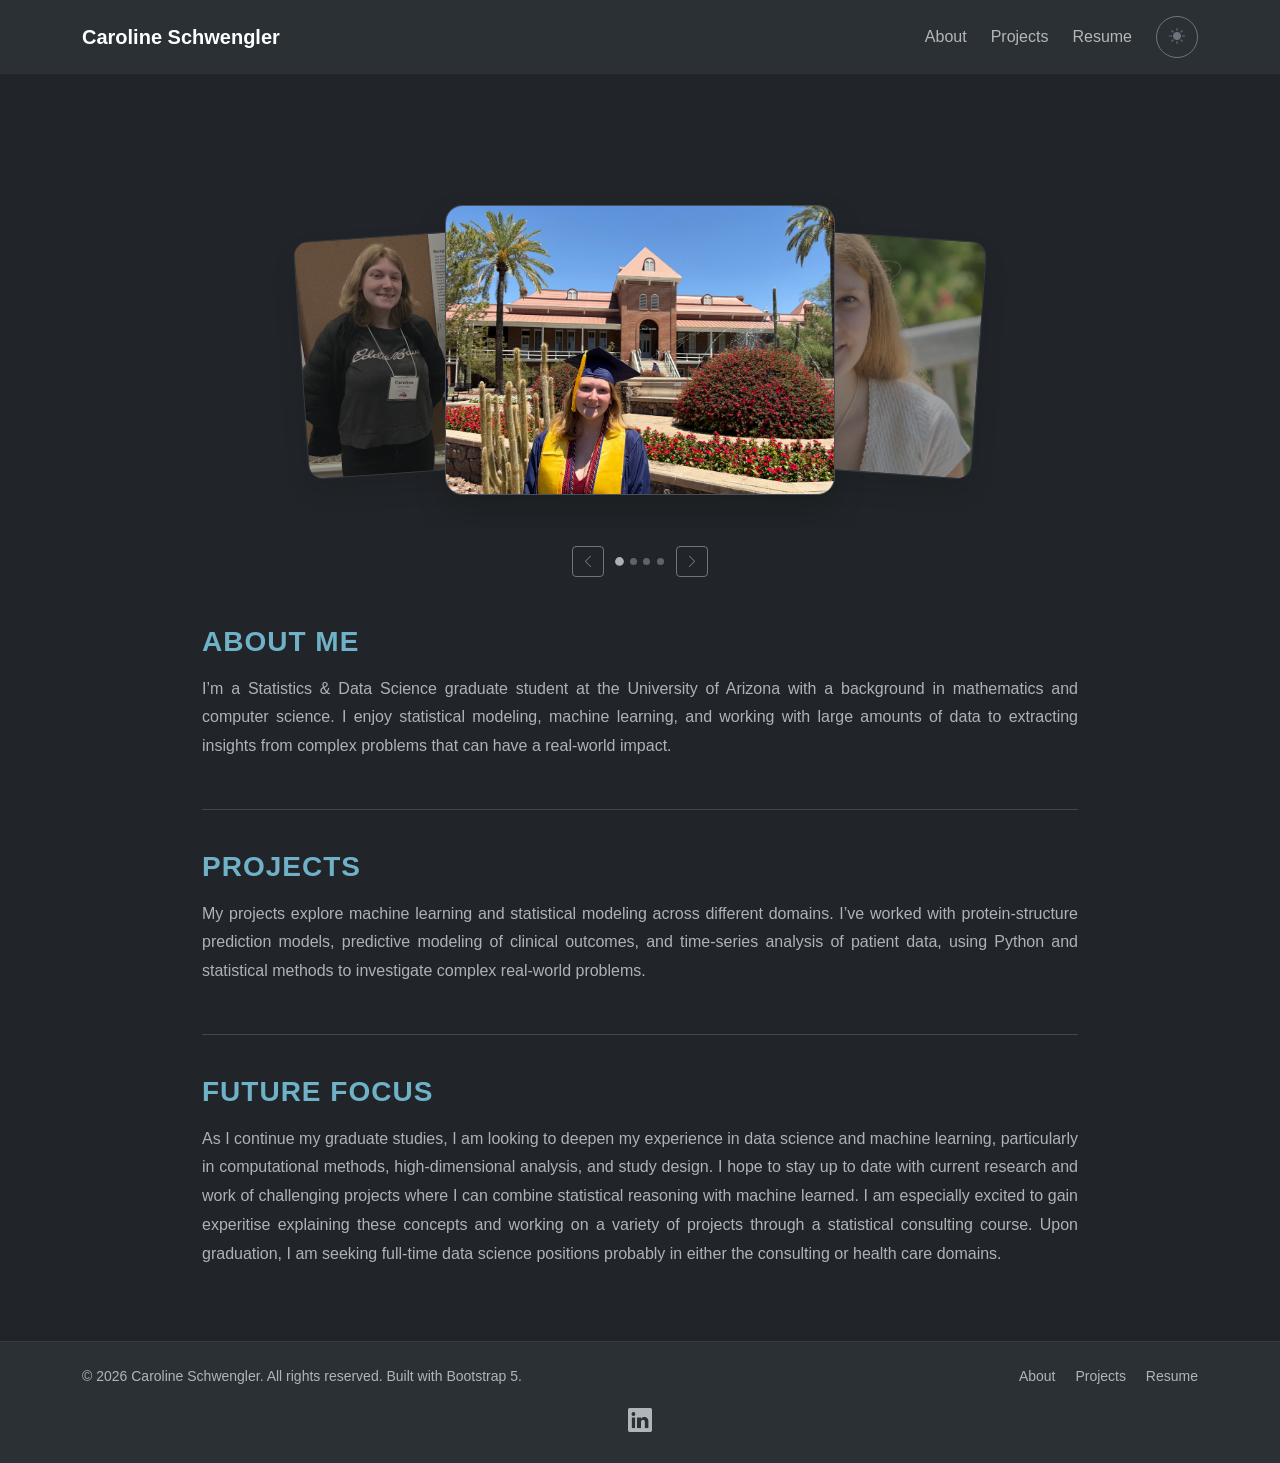
<file: index.html>
<!doctype html>
<html lang="en" data-bs-theme="dark">
  <head>
    <meta charset="UTF-8" />
    <meta name="viewport" content="width=device-width, initial-scale=1.0" />

    <!-- TODO: Update the title with your name or brand (e.g. "About Me | John Doe") -->
    <title>About Me | Caroline Schwengler</title>

    <!-- TODOx: Replace the href link below with your own favicon URL or path: may need change icon? -->
    <link
      rel="icon"
      type="image/x-icon"
      href="www.linkedin.com/in/carolineschwengler"
    />

    <!-- Bootstrap HTML link connection -->
    <link
      href="https://cdn.jsdelivr.net/npm/bootstrap@5.3.3/dist/css/bootstrap.min.css"
      rel="stylesheet"
      integrity="sha384-QWTKZyjpPEjISv5WaRU9OFeRpok6YctnYmDr5pNlyT2bRjXh0JMhjY6hW+ALEwIH"
      crossorigin="anonymous"
    />

    <!-- Bootstrap Icons link connection -->
    <link rel="stylesheet" href="assets/css/bootstrap.min.css" />
    <link
      rel="stylesheet"
      href="https://cdn.jsdelivr.net/npm/bootstrap-icons@1.11.3/font/bootstrap-icons.min.css"
    />
    <link rel="stylesheet" href="assets/css/style.css" />
    <!-- Page-specific styles moved to assets/css/style.css -->

    <style>
      /* Personal photo wheel */
      .photo-wheel-section {
        margin-top: 3rem;
      }

      .photo-wheel {
        position: relative;
        width: min(100%, 900px);
        height: 360px;
        margin: 0 auto;
        overflow: hidden;
        border-radius: 1.25rem;
      }

      .photo-wheel-track {
        position: relative;
        width: 100%;
        height: 100%;
      }

      .photo-wheel-card {
        position: absolute;
        top: 50%;
        left: 50%;
        width: min(62vw, 390px);
        height: 290px;
        margin: -145px 0 0 -195px;
        border-radius: 1.1rem;
        overflow: hidden;
        border: 1px solid var(--bs-border-color);
        background: var(--bs-tertiary-bg);
        box-shadow: 0 1rem 2rem rgba(0, 0, 0, .18);
        transition:
          transform .9s cubic-bezier(.22,.61,.36,1),
          opacity .9s ease,
          filter .9s ease;
        user-select: none;
        pointer-events: none;
      }

      .photo-wheel-card img {
        width: 100%;
        height: 100%;
        object-fit: cover;
        display: block;
      }

      .photo-wheel-card.is-center {
        z-index: 5;
        opacity: 1;
        filter: none;
      }

      .photo-wheel-card.is-left,
      .photo-wheel-card.is-right {
        z-index: 3;
        opacity: .58;
        filter: saturate(.8);
      }

      .photo-wheel-card.is-far {
        z-index: 1;
        opacity: 0;
      }

      .photo-wheel-controls {
        display: flex;
        justify-content: center;
        align-items: center;
        gap: .75rem;
        margin-top: 1rem;
      }

      .photo-wheel-dots {
        display: flex;
        gap: .4rem;
        align-items: center;
      }

      .photo-wheel-dot {
        width: .45rem;
        height: .45rem;
        padding: 0;
        border: 0;
        border-radius: 50%;
        background: var(--bs-secondary-color);
        opacity: .45;
      }

      .photo-wheel-dot.active {
        opacity: 1;
        transform: scale(1.25);
      }

      @media (max-width: 700px) {
        .photo-wheel {
          height: 300px;
        }

        .photo-wheel-card {
          width: min(76vw, 340px);
          height: 240px;
          margin: -120px 0 0 -170px;
        }
      }

      @media (prefers-reduced-motion: reduce) {
        .photo-wheel-card {
          transition: none;
        }
      }
    </style>
  </head>
  <body class="d-flex flex-column min-vh-100">
    <nav class="navbar navbar-expand-lg bg-body-tertiary sticky-top py-3">
      <div class="container">
        <a
          class="navbar-brand d-flex align-items-center gap-2"
          href="index.html"
        >

        <!-- TODO: Add your logo image path to src and update the alt text -->
          <!-- <img src="" alt="Logo" width="40" height="40" /> -->

          <!-- TODO: Change to your own brand name -->
          <span class="fw-bold tracking-wide">Caroline Schwengler</span>
        </a>
        <button
          class="navbar-toggler"
          type="button"
          data-bs-toggle="collapse"
          data-bs-target="#navbarNav"
          aria-label="Toggle navigation"
          title="Toggle navigation"
        >
          <span class="navbar-toggler-icon"></span>
        </button>
        <div class="collapse navbar-collapse" id="navbarNav">
          <ul class="navbar-nav ms-auto align-items-center gap-2">
            <li class="nav-item">
              <a class="nav-link" href="index.html">About</a>
            </li>
            <!-- <li class="nav-item">
              <a class="nav-link" href="skills.html">Skills</a>
            </li> -->
            <li class="nav-item">
              <a class="nav-link" href="projects.html">Projects</a>
            </li>
            <li class="nav-item">
              <a class="nav-link" href="resume.html">Resume</a>
            </li>
            <!-- <li class="nav-item">
              <a class="nav-link" href="photography.html">Photography</a>
            </li>
            <li class="nav-item">
              <a class="nav-link" href="blog.html">Blog</a>
            </li>
            <li class="nav-item">
              <a class="nav-link" href="contact.html">Contact</a>
            </li> -->
            <li class="nav-item ms-lg-2">
              <button
                class="btn btn-outline-secondary theme-toggle-btn"
                id="themeToggle"
                onclick="toggleTheme()"
                type="button"
                aria-label="Toggle color theme"
                title="Toggle color theme"
              >
                <i class="bi bi-sun-fill" id="themeIcon"></i>
              </button>
            </li>
          </ul>
        </div>
      </div>
    </nav>

    <main class="container my-5 flex-grow-1 about-section">

      <section class="photo-wheel-section mb-5" aria-labelledby="photos-heading">
        
        <div class="photo-wheel" id="photoWheel" aria-label="Personal photo gallery">
          <div class="photo-wheel-track">
            <div class="photo-wheel-card"><img src="assets/images/me1.jpg" alt="Graduation photo at Old Main"></div>
            <div class="photo-wheel-card"><img src="assets/images/me2.jpg" alt="Headshot"></div>
            <div class="photo-wheel-card"><img src="assets/images/me3.jpg" alt="Wildcat graduation photo"></div>
            <div class="photo-wheel-card"><img src="assets/images/me4.jpg" alt="Poster presentation photo"></div>
            <!-- <div class="photo-wheel-card"><img src="assets/images/me5.jpg" alt="Personal photo 5"></div> -->
          </div>
        </div>

        <div class="photo-wheel-controls">
          <button class="btn btn-outline-secondary btn-sm" id="photoPrev" type="button" aria-label="Previous photo">
            <i class="bi bi-chevron-left"></i>
          </button>
          <div class="photo-wheel-dots" id="photoDots" aria-label="Choose photo"></div>
          <button class="btn btn-outline-secondary btn-sm" id="photoNext" type="button" aria-label="Next photo">
            <i class="bi bi-chevron-right"></i>
          </button>
        </div>
      </section>
      
      <section class="mb-5">
        <h2 class="text-uppercase mb-3 accent-heading">About Me</h2>

        <!-- TODO: Add a short, impactful lead bio sentence summarizing who you are -->
        <p class="text-body-secondary">
          I’m a Statistics & Data Science graduate student at the University of
          Arizona with a background in mathematics and computer science.
          I enjoy statistical modeling, machine learning, and working with 
          large amounts of data to extracting insights from complex problems
          that can have a real-world impact.
        </p>
      </section>

      <!-- <div class="about-divider"></div>

      <section class="mb-5">
        <h2 class="text-uppercase mb-3 accent-heading">Vision</h2>

        TODO: Write your vision statement, engineering philosophy, or long-term career goals 
        <p class="text-body-secondary">
          Share your long-term goals here. Whether you want to build impactful
          products, grow in a specific field, or create meaningful user
          experiences, this section helps visitors understand your direction and
          values.
        </p>
      </section> -->


      <div class="about-divider"></div>

      <section class="mb-5">
        <h2 class="text-uppercase mb-3 accent-heading">Projects</h2>

        <!-- TODO: Summarize the types of software or systems you specialize in (e.g., SaaS, Web APIs, Mobile) -->
        <p class="text-body-secondary">
          My projects explore machine learning and statistical modeling across 
          different domains. I’ve worked with protein-structure prediction 
          models, predictive modeling of clinical outcomes, and time-series 
          analysis of patient data, using Python and statistical methods to 
          investigate complex real-world problems.
        </p>
      </section>

      <div class="about-divider"></div>

      <section class="mb-4">
        <h2 class="text-uppercase mb-3 accent-heading">Future Focus</h2>

        <!-- TODO: Mention technologies, frameworks, or concepts you are currently mastering or exploring next -->
        <p class="text-body-secondary">
          As I continue my graduate studies, I am looking to deepen my experience 
          in data science and machine learning, particularly in computational methods, 
          high-dimensional analysis, and study design. I hope to stay up to 
          date with current research and work of challenging projects where I can 
          combine statistical reasoning with machine learned. I am especially 
          excited to gain experitise explaining these concepts and working on 
          a variety of projects through a statistical consulting course.
          Upon graduation, I am seeking full-time data science positions probably
          in either the consulting or health care domains.
        </p>
      </section>
    </main>
    <footer class="bg-body-tertiary py-4 mt-auto">
      <div class="container">
        <div class="row align-items-center text-body-secondary small mb-3">

          <!-- TODO: Update copyright year and replace [Your Name] -->
          <div class="col-md-6 text-center text-md-start mb-3 mb-md-0">
            &copy; 2026 Caroline Schwengler. All rights reserved. Built with 
            Bootstrap 5.
          </div>
          <div class="col-md-6 text-center text-md-end">
            <a
              href="index.html"
              class="text-decoration-none text-body-secondary me-3"
              >About</a
            >
            <a
              href="projects.html"
              class="text-decoration-none text-body-secondary me-3"
              >Projects</a
            >
            <a
              href="resume.html"
              class="text-decoration-none text-body-secondary"
              >Resume</a
            >
          </div>
        </div>
        <div class="row">
          <div class="col-12 text-center">

            <!-- TODO: Replace social media links with your actual URLs or remove unused icons -->
            <div class="d-flex justify-content-center gap-4 fs-4">
              <a
                href="www.linkedin.com/in/carolineschwengler"
                class="text-body-secondary"
                title="LinkedIn"
                ><i class="bi bi-linkedin"></i
              ></a>
              <!-- <a
                href="https://github.com/YourGitHubUsername"
                class="text-body-secondary"
                title="GitHub"
                ><i class="bi bi-github"></i
              ></a>
              -->
            </div>
          </div>
        </div>
      </div>
    </footer>
    <!--bootstrap manuel js-->
    <script
      src="https://cdn.jsdelivr.net/npm/bootstrap@5.3.3/dist/js/bootstrap.bundle.min.js"
      integrity="sha384-YvpcrYf0tY3lHB60NNkmXc5s9fDVZLESaAA55NDzOxhy9GkcIdslK1eN7N6jIeHz"
      crossorigin="anonymous"
    ></script>
    <script>
      // Switch Theme
      function toggleTheme() {
        const htmlTag = document.documentElement;
        const themeIcon = document.getElementById("themeIcon");
        if (htmlTag.getAttribute("data-bs-theme") === "dark") {
          htmlTag.setAttribute("data-bs-theme", "light");
          themeIcon.className = "bi bi-moon-fill";
        } else {
          htmlTag.setAttribute("data-bs-theme", "dark");
          themeIcon.className = "bi bi-sun-fill";
        }
      }

      // Personal photo wheel: slow automatic rotation + arrow controls.
      (() => {
        const cards = [...document.querySelectorAll("#photoWheel .photo-wheel-card")];
        const dotsContainer = document.getElementById("photoDots");
        const prevButton = document.getElementById("photoPrev");
        const nextButton = document.getElementById("photoNext");

        if (!cards.length) return;

        let current = 0;
        let timer;

        cards.forEach((_, index) => {
          const dot = document.createElement("button");
          dot.type = "button";
          dot.className = "photo-wheel-dot";
          dot.setAttribute("aria-label", `Show photo ${index + 1}`);
          dot.addEventListener("click", () => {
            current = index;
            render();
            restartTimer();
          });
          dotsContainer.appendChild(dot);
        });

        const dots = [...dotsContainer.children];

        function render() {
          const total = cards.length;

          cards.forEach((card, index) => {
            let offset = index - current;
            if (offset > total / 2) offset -= total;
            if (offset < -total / 2) offset += total;

            card.className = "photo-wheel-card";

            if (offset === 0) {
              card.classList.add("is-center");
              card.style.transform = "translateX(0) scale(1)";
            } else if (offset === -1) {
              card.classList.add("is-left");
              card.style.transform = "translateX(-46%) scale(.82) rotate(-4deg)";
            } else if (offset === 1) {
              card.classList.add("is-right");
              card.style.transform = "translateX(46%) scale(.82) rotate(4deg)";
            } else {
              card.classList.add("is-far");
              card.style.transform = `translateX(${offset < 0 ? "-80%" : "80%"}) scale(.65)`;
            }
          });

          dots.forEach((dot, index) => dot.classList.toggle("active", index === current));
        }

        function next() {
          current = (current + 1) % cards.length;
          render();
        }

        function previous() {
          current = (current - 1 + cards.length) % cards.length;
          render();
        }

        function restartTimer() {
          clearInterval(timer);
          timer = setInterval(next, 5000);
        }

        nextButton.addEventListener("click", () => {
          next();
          restartTimer();
        });

        prevButton.addEventListener("click", () => {
          previous();
          restartTimer();
        });

        // Pause while the visitor is interacting with the gallery.
        const wheel = document.getElementById("photoWheel");
        wheel.addEventListener("mouseenter", () => clearInterval(timer));
        wheel.addEventListener("mouseleave", restartTimer);

        render();
        restartTimer();
      })();

    </script>
    <!-- <script src="assets/js/main.js"></script> -->
  </body>
</html>
</file>
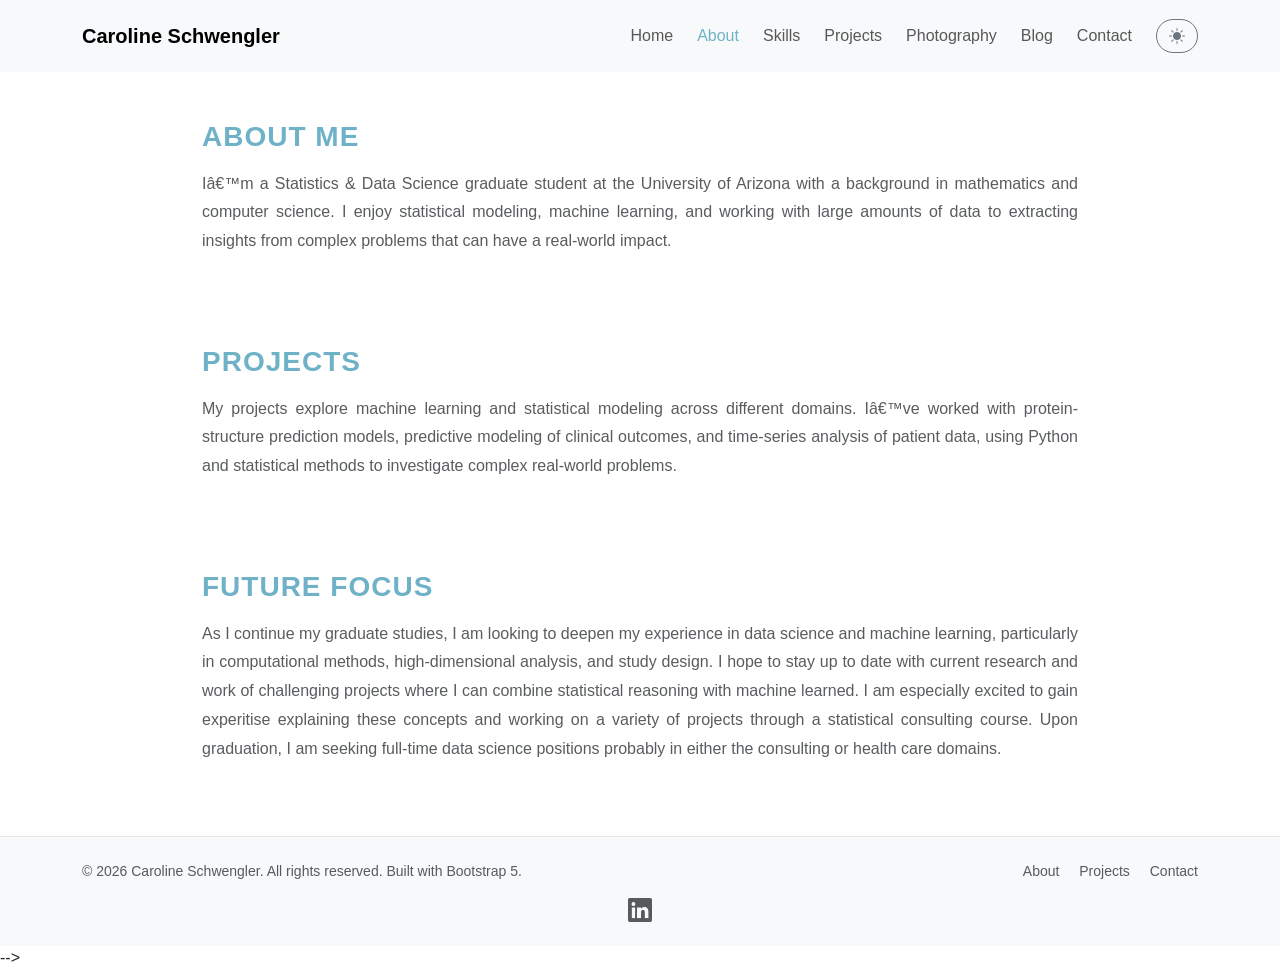
<file: about.html>
<!-- <!doctype html>
<html lang="en" data-bs-theme="dark">
  <head>
    <meta charset="UTF-8" />
    <meta name="viewport" content="width=device-width, initial-scale=1.0" />

    <!-- TODO: Update the title with your name or brand (e.g. "About Me | John Doe") -->
    <title>About Me | Caroline Schwengler</title>

    <!-- TODOx: Replace the href link below with your own favicon URL or path: may need change icon? -->
    <link
      rel="icon"
      type="image/x-icon"
      href="www.linkedin.com/in/carolineschwengler"
    />

    <!-- Bootstrap HTML link connection -->
    <link
      href="https://cdn.jsdelivr.net/npm/bootstrap@5.3.3/dist/css/bootstrap.min.css"
      rel="stylesheet"
      integrity="sha384-QWTKZyjpPEjISv5WaRU9OFeRpok6YctnYmDr5pNlyT2bRjXh0JMhjY6hW+ALEwIH"
      crossorigin="anonymous"
    />

    <!-- Bootstrap Icons link connection -->
    <link rel="stylesheet" href="assets/css/bootstrap.min.css" />
    <link
      rel="stylesheet"
      href="https://cdn.jsdelivr.net/npm/bootstrap-icons@1.11.3/font/bootstrap-icons.min.css"
    />
    <link rel="stylesheet" href="assets/css/style.css" />
    <!-- Page-specific styles moved to assets/css/style.css -->
  </head>
  <body class="d-flex flex-column min-vh-100">
    <nav class="navbar navbar-expand-lg bg-body-tertiary sticky-top py-3">
      <div class="container">
        <a
          class="navbar-brand d-flex align-items-center gap-2"
          href="index.html"
        >

        <!-- TODO: Add your logo image path to src and update the alt text -->
          <!-- <img src="" alt="Logo" width="40" height="40" /> -->

          <!-- TODO: Change to your own brand name -->
          <span class="fw-bold tracking-wide">Caroline Schwengler</span>
        </a>
        <button
          class="navbar-toggler"
          type="button"
          data-bs-toggle="collapse"
          data-bs-target="#navbarNav"
          aria-label="Toggle navigation"
          title="Toggle navigation"
        >
          <span class="navbar-toggler-icon"></span>
        </button>
        <div class="collapse navbar-collapse" id="navbarNav">
          <ul class="navbar-nav ms-auto align-items-center gap-2">
            <li class="nav-item">
              <a class="nav-link" href="index.html">Home</a>
            </li>
            <li class="nav-item">
              <a class="nav-link active" href="about.html">About</a>
            </li>
            <li class="nav-item">
              <a class="nav-link" href="skills.html">Skills</a>
            </li>
            <li class="nav-item">
              <a class="nav-link" href="projects.html">Projects</a>
            </li>
            <li class="nav-item">
              <a class="nav-link" href="photography.html">Photography</a>
            </li>
            <li class="nav-item">
              <a class="nav-link" href="blog.html">Blog</a>
            </li>
            <li class="nav-item">
              <a class="nav-link" href="contact.html">Contact</a>
            </li>
            <li class="nav-item ms-lg-2">
              <button
                class="btn btn-outline-secondary theme-toggle-btn"
                id="themeToggle"
                onclick="toggleTheme()"
                type="button"
                aria-label="Toggle color theme"
                title="Toggle color theme"
              >
                <i class="bi bi-sun-fill" id="themeIcon"></i>
              </button>
            </li>
          </ul>
        </div>
      </div>
    </nav>

    <main class="container my-5 flex-grow-1 about-section">
      <section class="mb-5">
        <h2 class="text-uppercase mb-3 accent-heading">About Me</h2>

        <!-- TODO: Add a short, impactful lead bio sentence summarizing who you are -->
        <p class="text-body-secondary">
          I’m a Statistics & Data Science graduate student at the University of
          Arizona with a background in mathematics and computer science.
          I enjoy statistical modeling, machine learning, and working with 
          large amounts of data to extracting insights from complex problems
          that can have a real-world impact.
        </p>
      </section>

      <!-- <div class="about-divider"></div>

      <section class="mb-5">
        <h2 class="text-uppercase mb-3 accent-heading">Vision</h2>

        TODO: Write your vision statement, engineering philosophy, or long-term career goals 
        <p class="text-body-secondary">
          Share your long-term goals here. Whether you want to build impactful
          products, grow in a specific field, or create meaningful user
          experiences, this section helps visitors understand your direction and
          values.
        </p>
      </section> -->

      <div class="about-divider"></div>

      <section class="mb-5">
        <h2 class="text-uppercase mb-3 accent-heading">Projects</h2>

        <!-- TODO: Summarize the types of software or systems you specialize in (e.g., SaaS, Web APIs, Mobile) -->
        <p class="text-body-secondary">
          My projects explore machine learning and statistical modeling across 
          different domains. I’ve worked with protein-structure prediction 
          models, predictive modeling of clinical outcomes, and time-series 
          analysis of patient data, using Python and statistical methods to 
          investigate complex real-world problems.
        </p>
      </section>

      <div class="about-divider"></div>

      <section class="mb-4">
        <h2 class="text-uppercase mb-3 accent-heading">Future Focus</h2>

        <!-- TODO: Mention technologies, frameworks, or concepts you are currently mastering or exploring next -->
        <p class="text-body-secondary">
          As I continue my graduate studies, I am looking to deepen my experience 
          in data science and machine learning, particularly in computational methods, 
          high-dimensional analysis, and study design. I hope to stay up to 
          date with current research and work of challenging projects where I can 
          combine statistical reasoning with machine learned. I am especially 
          excited to gain experitise explaining these concepts and working on 
          a variety of projects through a statistical consulting course.
          Upon graduation, I am seeking full-time data science positions probably
          in either the consulting or health care domains.
        </p>
      </section>
    </main>
    <footer class="bg-body-tertiary py-4 mt-auto">
      <div class="container">
        <div class="row align-items-center text-body-secondary small mb-3">

          <!-- TODO: Update copyright year and replace [Your Name] -->
          <div class="col-md-6 text-center text-md-start mb-3 mb-md-0">
            &copy; 2026 Caroline Schwengler. All rights reserved. Built with 
            Bootstrap 5.
          </div>
          <div class="col-md-6 text-center text-md-end">
            <a
              href="about.html"
              class="text-decoration-none text-body-secondary me-3"
              >About</a
            >
            <a
              href="projects.html"
              class="text-decoration-none text-body-secondary me-3"
              >Projects</a
            >
            <a
              href="contact.html"
              class="text-decoration-none text-body-secondary"
              >Contact</a
            >
          </div>
        </div>
        <div class="row">
          <div class="col-12 text-center">

            <!-- TODO: Replace social media links with your actual URLs or remove unused icons -->
            <div class="d-flex justify-content-center gap-4 fs-4">
              <a
                href="www.linkedin.com/in/carolineschwengler"
                class="text-body-secondary"
                title="LinkedIn"
                ><i class="bi bi-linkedin"></i
              ></a>
              <!-- <a
                href="https://github.com/YourGitHubUsername"
                class="text-body-secondary"
                title="GitHub"
                ><i class="bi bi-github"></i
              ></a>
              -->
            </div>
          </div>
        </div>
      </div>
    </footer>
    <!--bootstrap manuel js-->
    <script
      src="https://cdn.jsdelivr.net/npm/bootstrap@5.3.3/dist/js/bootstrap.bundle.min.js"
      integrity="sha384-YvpcrYf0tY3lHB60NNkmXc5s9fDVZLESaAA55NDzOxhy9GkcIdslK1eN7N6jIeHz"
      crossorigin="anonymous"
    ></script>
    <script>
      // Switch Theme
      function toggleTheme() {
        const htmlTag = document.documentElement;
        const themeIcon = document.getElementById("themeIcon");
        if (htmlTag.getAttribute("data-bs-theme") === "dark") {
          htmlTag.setAttribute("data-bs-theme", "light");
          themeIcon.className = "bi bi-moon-fill";
        } else {
          htmlTag.setAttribute("data-bs-theme", "dark");
          themeIcon.className = "bi bi-sun-fill";
        }
      }
    </script>
    <script src="assets/js/main.js"></script>
  </body>
</html> -->
</file>
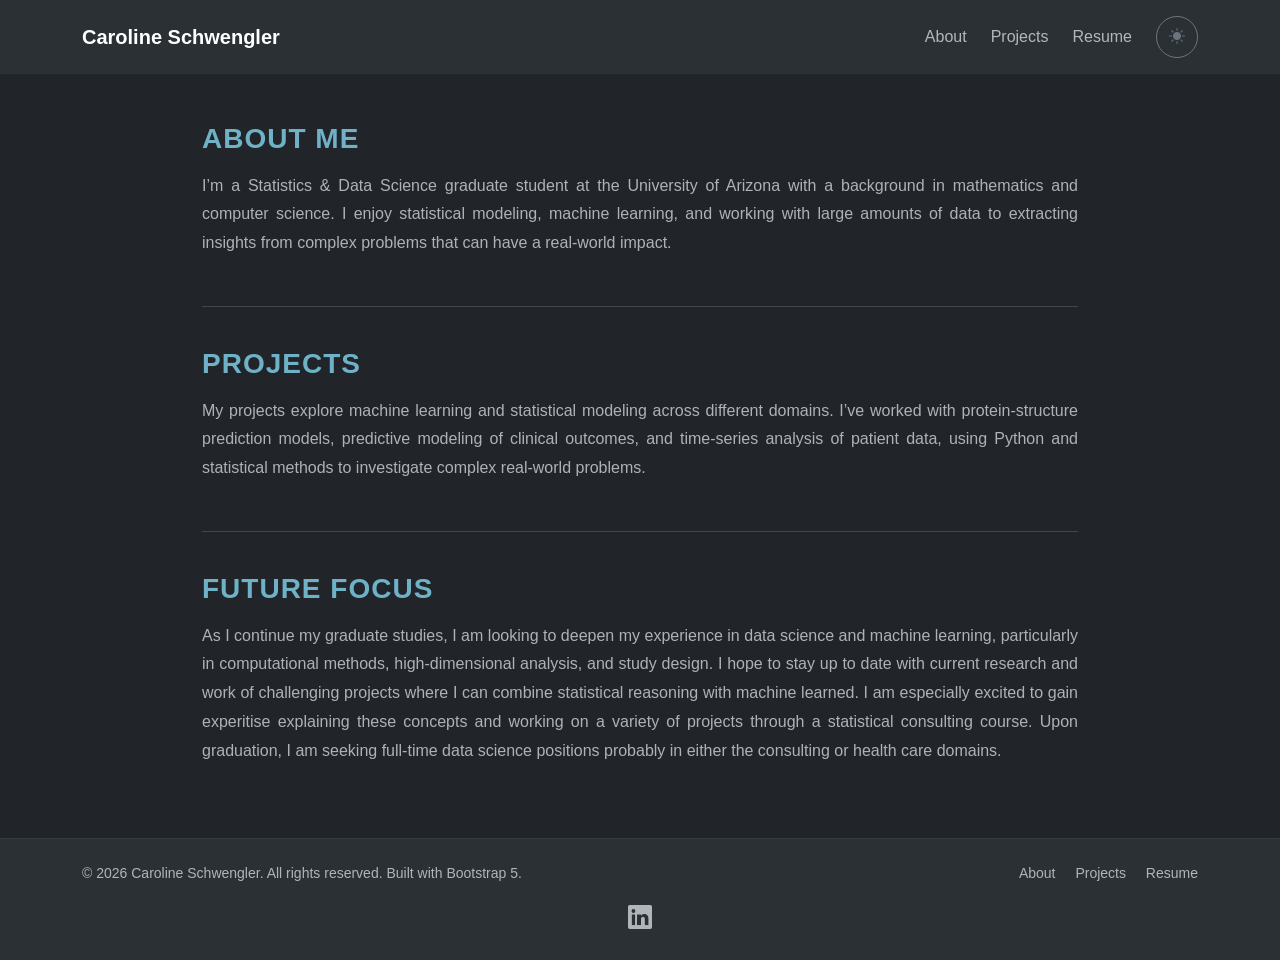
<file: index2.html>
<!doctype html>
<html lang="en" data-bs-theme="dark">
  <head>
    <meta charset="UTF-8" />
    <meta name="viewport" content="width=device-width, initial-scale=1.0" />

    <!-- TODO: Update the title with your name or brand (e.g. "About Me | John Doe") -->
    <title>About Me | Caroline Schwengler</title>

    <!-- TODOx: Replace the href link below with your own favicon URL or path: may need change icon? -->
    <link
      rel="icon"
      type="image/x-icon"
      href="www.linkedin.com/in/carolineschwengler"
    />

    <!-- Bootstrap HTML link connection -->
    <link
      href="https://cdn.jsdelivr.net/npm/bootstrap@5.3.3/dist/css/bootstrap.min.css"
      rel="stylesheet"
      integrity="sha384-QWTKZyjpPEjISv5WaRU9OFeRpok6YctnYmDr5pNlyT2bRjXh0JMhjY6hW+ALEwIH"
      crossorigin="anonymous"
    />

    <!-- Bootstrap Icons link connection -->
    <link rel="stylesheet" href="assets/css/bootstrap.min.css" />
    <link
      rel="stylesheet"
      href="https://cdn.jsdelivr.net/npm/bootstrap-icons@1.11.3/font/bootstrap-icons.min.css"
    />
    <link rel="stylesheet" href="assets/css/style.css" />
    <!-- Page-specific styles moved to assets/css/style.css -->
  </head>
  <body class="d-flex flex-column min-vh-100">
    <nav class="navbar navbar-expand-lg bg-body-tertiary sticky-top py-3">
      <div class="container">
        <a
          class="navbar-brand d-flex align-items-center gap-2"
          href="index.html"
        >

        <!-- TODO: Add your logo image path to src and update the alt text -->
          <!-- <img src="" alt="Logo" width="40" height="40" /> -->

          <!-- TODO: Change to your own brand name -->
          <span class="fw-bold tracking-wide">Caroline Schwengler</span>
        </a>
        <button
          class="navbar-toggler"
          type="button"
          data-bs-toggle="collapse"
          data-bs-target="#navbarNav"
          aria-label="Toggle navigation"
          title="Toggle navigation"
        >
          <span class="navbar-toggler-icon"></span>
        </button>
        <div class="collapse navbar-collapse" id="navbarNav">
          <ul class="navbar-nav ms-auto align-items-center gap-2">
            <li class="nav-item">
              <a class="nav-link" href="index.html">About</a>
            </li>
            <!-- <li class="nav-item">
              <a class="nav-link" href="skills.html">Skills</a>
            </li> -->
            <li class="nav-item">
              <a class="nav-link" href="projects.html">Projects</a>
            </li>
            <li class="nav-item">
              <a class="nav-link" href="resume.html">Resume</a>
            </li>
            <!-- <li class="nav-item">
              <a class="nav-link" href="photography.html">Photography</a>
            </li>
            <li class="nav-item">
              <a class="nav-link" href="blog.html">Blog</a>
            </li>
            <li class="nav-item">
              <a class="nav-link" href="contact.html">Contact</a>
            </li> -->
            <li class="nav-item ms-lg-2">
              <button
                class="btn btn-outline-secondary theme-toggle-btn"
                id="themeToggle"
                onclick="toggleTheme()"
                type="button"
                aria-label="Toggle color theme"
                title="Toggle color theme"
              >
                <i class="bi bi-sun-fill" id="themeIcon"></i>
              </button>
            </li>
          </ul>
        </div>
      </div>
    </nav>

    <main class="container my-5 flex-grow-1 about-section">
      <section class="mb-5">
        <h2 class="text-uppercase mb-3 accent-heading">About Me</h2>

        <!-- TODO: Add a short, impactful lead bio sentence summarizing who you are -->
        <p class="text-body-secondary">
          I’m a Statistics & Data Science graduate student at the University of
          Arizona with a background in mathematics and computer science.
          I enjoy statistical modeling, machine learning, and working with 
          large amounts of data to extracting insights from complex problems
          that can have a real-world impact.
        </p>
      </section>

      <!-- <div class="about-divider"></div>

      <section class="mb-5">
        <h2 class="text-uppercase mb-3 accent-heading">Vision</h2>

        TODO: Write your vision statement, engineering philosophy, or long-term career goals 
        <p class="text-body-secondary">
          Share your long-term goals here. Whether you want to build impactful
          products, grow in a specific field, or create meaningful user
          experiences, this section helps visitors understand your direction and
          values.
        </p>
      </section> -->

      <div class="about-divider"></div>

      <section class="mb-5">
        <h2 class="text-uppercase mb-3 accent-heading">Projects</h2>

        <!-- TODO: Summarize the types of software or systems you specialize in (e.g., SaaS, Web APIs, Mobile) -->
        <p class="text-body-secondary">
          My projects explore machine learning and statistical modeling across 
          different domains. I’ve worked with protein-structure prediction 
          models, predictive modeling of clinical outcomes, and time-series 
          analysis of patient data, using Python and statistical methods to 
          investigate complex real-world problems.
        </p>
      </section>

      <div class="about-divider"></div>

      <section class="mb-4">
        <h2 class="text-uppercase mb-3 accent-heading">Future Focus</h2>

        <!-- TODO: Mention technologies, frameworks, or concepts you are currently mastering or exploring next -->
        <p class="text-body-secondary">
          As I continue my graduate studies, I am looking to deepen my experience 
          in data science and machine learning, particularly in computational methods, 
          high-dimensional analysis, and study design. I hope to stay up to 
          date with current research and work of challenging projects where I can 
          combine statistical reasoning with machine learned. I am especially 
          excited to gain experitise explaining these concepts and working on 
          a variety of projects through a statistical consulting course.
          Upon graduation, I am seeking full-time data science positions probably
          in either the consulting or health care domains.
        </p>
      </section>
    </main>
    <footer class="bg-body-tertiary py-4 mt-auto">
      <div class="container">
        <div class="row align-items-center text-body-secondary small mb-3">

          <!-- TODO: Update copyright year and replace [Your Name] -->
          <div class="col-md-6 text-center text-md-start mb-3 mb-md-0">
            &copy; 2026 Caroline Schwengler. All rights reserved. Built with 
            Bootstrap 5.
          </div>
          <div class="col-md-6 text-center text-md-end">
            <a
              href="index.html"
              class="text-decoration-none text-body-secondary me-3"
              >About</a
            >
            <a
              href="projects.html"
              class="text-decoration-none text-body-secondary me-3"
              >Projects</a
            >
            <a
              href="resume.html"
              class="text-decoration-none text-body-secondary"
              >Resume</a
            >
          </div>
        </div>
        <div class="row">
          <div class="col-12 text-center">

            <!-- TODO: Replace social media links with your actual URLs or remove unused icons -->
            <div class="d-flex justify-content-center gap-4 fs-4">
              <a
                href="www.linkedin.com/in/carolineschwengler"
                class="text-body-secondary"
                title="LinkedIn"
                ><i class="bi bi-linkedin"></i
              ></a>
              <!-- <a
                href="https://github.com/YourGitHubUsername"
                class="text-body-secondary"
                title="GitHub"
                ><i class="bi bi-github"></i
              ></a>
              -->
            </div>
          </div>
        </div>
      </div>
    </footer>
    <!--bootstrap manuel js-->
    <script
      src="https://cdn.jsdelivr.net/npm/bootstrap@5.3.3/dist/js/bootstrap.bundle.min.js"
      integrity="sha384-YvpcrYf0tY3lHB60NNkmXc5s9fDVZLESaAA55NDzOxhy9GkcIdslK1eN7N6jIeHz"
      crossorigin="anonymous"
    ></script>
    <script>
      // Switch Theme
      function toggleTheme() {
        const htmlTag = document.documentElement;
        const themeIcon = document.getElementById("themeIcon");
        if (htmlTag.getAttribute("data-bs-theme") === "dark") {
          htmlTag.setAttribute("data-bs-theme", "light");
          themeIcon.className = "bi bi-moon-fill";
        } else {
          htmlTag.setAttribute("data-bs-theme", "dark");
          themeIcon.className = "bi bi-sun-fill";
        }
      }
    </script>
    <script src="assets/js/main.js"></script>
  </body>
</html>
</file>
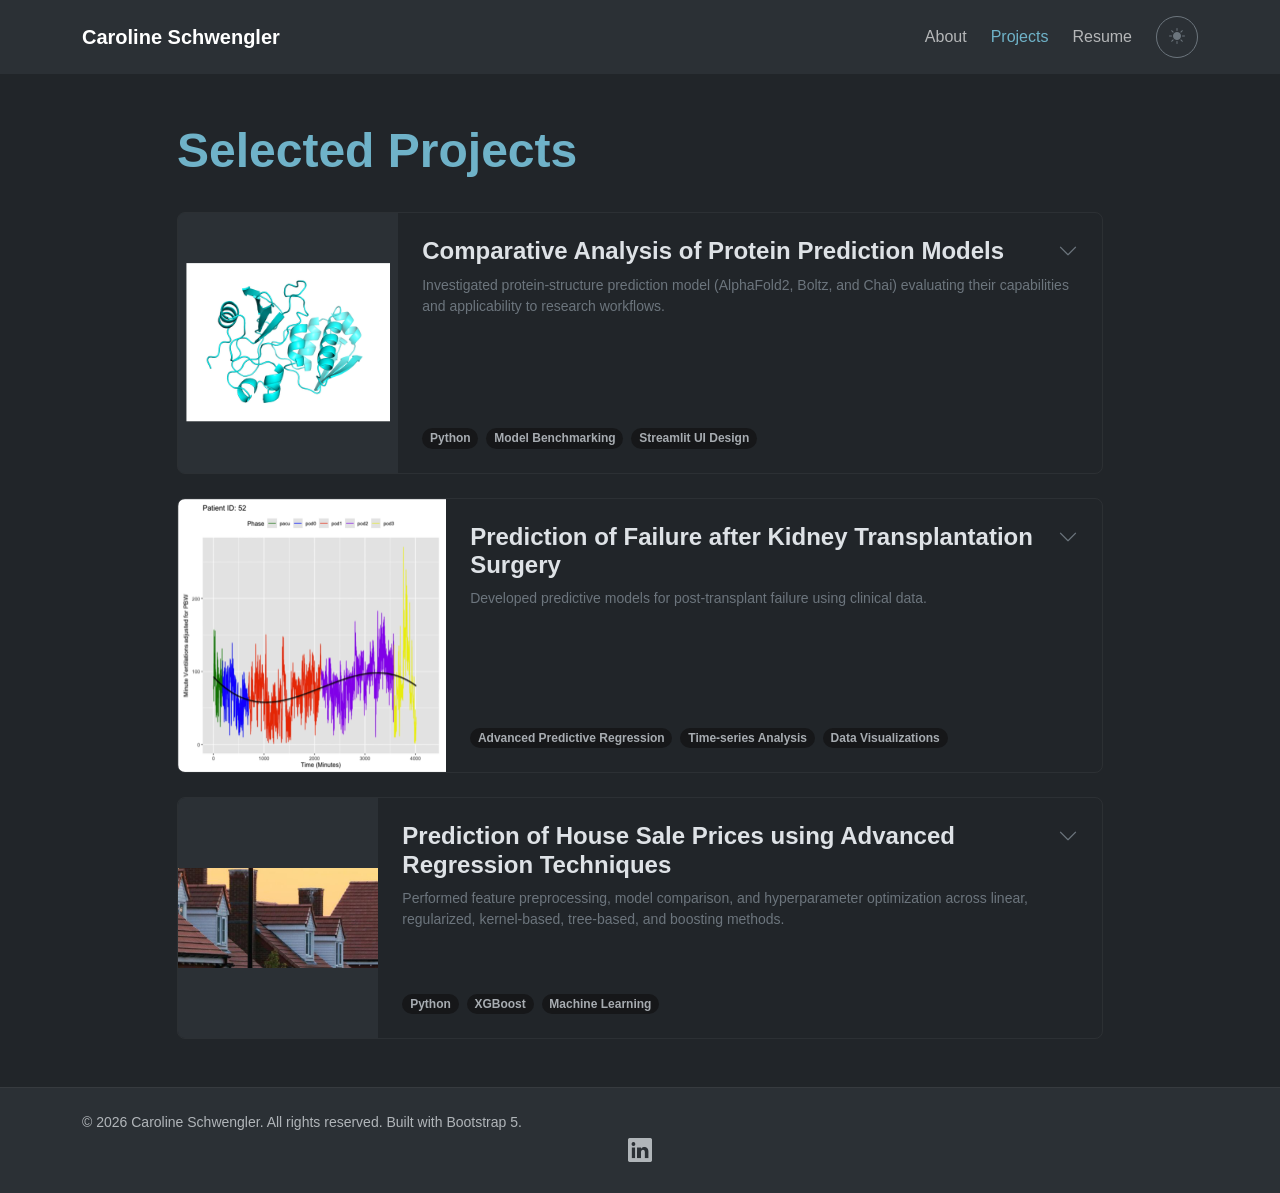
<file: projects.html>
<!doctype html>
<html lang="en" data-bs-theme="dark">
  <head>
    <meta charset="UTF-8" />
    <meta name="viewport" content="width=device-width, initial-scale=1.0" />
    <title>Projects</title>
    <!-- <link rel="icon" type="image/x-icon" href="https://picsum.photos/seed/portfolio-favicon/64/64"> -->

    <!-- Bootstrap CSS link -->
    <link
      href="https://cdn.jsdelivr.net/npm/bootstrap@5.3.3/dist/css/bootstrap.min.css"
      rel="stylesheet"
      integrity="sha384-QWTKZyjpPEjISv5WaRU9OFeRpok6YctnYmDr5pNlyT2bRjXh0JMhjY6hW+ALEwIH"
      crossorigin="anonymous"
    />
    <link rel="stylesheet" href="assets/css/bootstrap.min.css" /> <!--dosyadan boostrap bağlama-->


    <!-- Bootstrap Icons link -->
    <link
      rel="stylesheet"
      href="https://cdn.jsdelivr.net/npm/bootstrap-icons@1.11.3/font/bootstrap-icons.min.css"
    />

    <link rel="stylesheet" href="assets/css/style.css" /> <!--External CSS-->

    <!-- Page-specific styles moved to assets/css/style.css -->

    <style>
      /* Project images are local assets; only the protein project rotates. */
      .project-img-wrapper {
        position: relative;
        overflow: hidden;
        background: var(--bs-tertiary-bg);
      }

      .project-img-wrapper > img,
      .project-slideshow img {
        width: 100%;
        height: 100%;
        object-fit: contain;
        display: block;
        background: var(--bs-tertiary-bg);
      }

      .project-slideshow {
        position: relative;
        width: 100%;
        height: 100%;
        min-height: 260px;
        overflow: hidden;
        background: var(--bs-tertiary-bg);
      }

      .project-slideshow img {
        position: absolute;
        inset: 0;
        opacity: 0;
        transition: opacity 1.2s ease-in-out;
        padding: .5rem;
      }

      .project-slideshow img.active {
        opacity: 1;
      }

      @media (prefers-reduced-motion: reduce) {
        .project-slideshow img {
          transition: none;
        }
      }
    </style>
  </head>


  <body class="d-flex flex-column min-vh-100">
    <nav class="navbar navbar-expand-lg bg-body-tertiary sticky-top py-3">
      <div class="container">
        <a
          class="navbar-brand d-flex align-items-center gap-2"
          href="index.html"
        >
          <!-- <img src="" alt="Logo" width="40" height="40" /> -->
          <span class="fw-bold tracking-wide">Caroline Schwengler</span>
        </a>
        <button
          class="navbar-toggler"
          type="button"
          data-bs-toggle="collapse"
          data-bs-target="#navbarNav"
          aria-label="Toggle navigation"
          title="Toggle navigation"
        >
          <span class="navbar-toggler-icon"></span>
        </button>
        <div class="collapse navbar-collapse" id="navbarNav">
          <ul class="navbar-nav ms-auto align-items-center gap-2">
            <!-- <li class="nav-item">
              <a class="nav-link" href="index.html">Home</a>
            </li> -->
            <li class="nav-item">
              <a class="nav-link" href="index.html">About</a>
            </li>
            <li class="nav-item">
              <a class="nav-link active" href="projects.html">Projects</a>
            </li>
            <li class="nav-item">
              <a class="nav-link" href="resume.html">Resume</a>
            </li>
            <!-- <li class="nav-item">
              <a class="nav-link" href="photography.html">Photography</a>
            </li>
            <li class="nav-item">
              <a class="nav-link" href="blog.html">Blog</a>
            </li>
            <li class="nav-item">
              <a class="nav-link" href="contact.html">Contact</a>
            </li> -->
            <li class="nav-item ms-lg-2">
              <button
                class="btn btn-outline-secondary theme-toggle-btn"
                id="themeToggle"
                onclick="toggleTheme()"
                type="button"
                aria-label="Toggle color theme"
                title="Toggle color theme"
              >
                <i class="bi bi-sun-fill" id="themeIcon"></i>
              </button>
            </li>
          </ul>
        </div>
      </div>
    </nav>
    <main class="container my-5 flex-grow-1 projects-page">
      <div class="row mb-4">
        <div class="col-12 text-center text-lg-start">
          <h1 class="display-5 fw-bold accent-heading">Selected Projects</h1>
          <!-- <p class="text-secondary">Use this page to highlight case studies, product experiments, or client work with a lightweight and editable layout.</p> -->
        </div>
      </div>

      <div class="d-flex flex-column gap-4">
        <div class="card-wrapper">
          <div class="project-card d-flex flex-column flex-md-row align-items-stretch" data-bs-toggle="collapse" data-bs-target="#project1Collapse" aria-controls="project1Collapse" tabindex="0" role="button">
            <div class="project-img-wrapper">
              <div class="project-slideshow protein-slideshow" aria-label="Protein structure prediction examples">
                <img src="assets/images/ProteinBB.png" alt="Protein structure prediction example 1" class="active">
                <img src="assets/images/ProteinC.png" alt="Protein structure prediction example 2">
                <img src="assets/images/ProteinE.png" alt="Protein structure prediction example 3">
                <img src="assets/images/ProteinZik.png" alt="Protein structure prediction example 4">
              </div>
            </div>
            <div class="p-4 flex-grow-1 d-flex flex-column justify-content-between">
              <div>
                <div class="d-flex justify-content-between align-items-start mb-2">
                  <h3 class="h4 fw-bold mb-0">Comparative Analysis of Protein Prediction Models</h3>
                  <i class="bi bi-chevron-down text-secondary toggle-icon fs-5"></i>
                </div>
                <p class="text-secondary small mb-3">Investigated protein-structure prediction model (AlphaFold2, Boltz, and Chai) evaluating their capabilities and applicability to research workflows.</p>
              </div>
              <div class="d-flex flex-wrap gap-2">
                <span class="badge bg-secondary-subtle text-secondary-emphasis rounded-pill">Python</span>
                <span class="badge bg-secondary-subtle text-secondary-emphasis rounded-pill">Model Benchmarking</span>
                <span class="badge bg-secondary-subtle text-secondary-emphasis rounded-pill">Streamlit UI Design</span>
              </div>
            </div>
          </div>
          <div class="collapse" id="project1Collapse">
            <div class="project-details p-4 rounded-bottom">
              <h2 class="border-bottom pb-2 mb-3">Comparative Analysis of Protein Prediction Models</h2>
              <ul class="text-secondary mt-3">
                <li class="mb-2">Sought to understand more about the GPU requirements, cost, runtime, and performance of three different commonly used protein prediction models.</li>
                <li class="mb-2">Using python I investigated and evaluated the three prediction models. </li>
                <li class="mb-2">Developed a concurrent model-execution framework in Python and created a user interface in Streamlit for these protein structure predictions.</li>
                <li class="mb-2">Provided a table benchmarking these models against each other in terms of GPU requirements, cost, runtime, and performance to facilitate future decision making.</li>
              </ul>
            </div>
          </div>
        </div>

        <div class="card-wrapper">
          <div class="project-card d-flex flex-column flex-md-row align-items-stretch" data-bs-toggle="collapse" data-bs-target="#project2Collapse" aria-controls="project2Collapse" tabindex="0" role="button">
            <div class="project-img-wrapper">
              <img src="assets/images/KidneyVent.png" alt="Minute-by-minute ventilation data used in the kidney transplant project">
            </div>
            <div class="p-4 flex-grow-1 d-flex flex-column justify-content-between">
              <div>
                <div class="d-flex justify-content-between align-items-start mb-2">
                  <h3 class="h4 fw-bold mb-0">Prediction of Failure after Kidney Transplantation Surgery</h3>
                  <i class="bi bi-chevron-down text-secondary toggle-icon fs-5"></i>
                </div>
                <p class="text-secondary small mb-3">Developed predictive models for post-transplant failure using clinical data.</p>
              </div>
              <div class="d-flex flex-wrap gap-2">
                <span class="badge bg-secondary-subtle text-secondary-emphasis rounded-pill">Advanced Predictive Regression</span>
                <span class="badge bg-secondary-subtle text-secondary-emphasis rounded-pill">Time-series Analysis</span>
                <span class="badge bg-secondary-subtle text-secondary-emphasis rounded-pill">Data Visualizations</span>
              </div>
            </div>
          </div>
          <div class="collapse" id="project2Collapse">
            <div class="project-details p-4 rounded-bottom">
              <h2 class="border-bottom pb-2 mb-3">Prediction of Failure after Kidney Transplantation Surgery</h2>
              <ul class="text-secondary mt-3">
                <li class="mb-2">Developed predictive models for post-transplant failure using clinical data, comparing logistic regression, segmented regression, stepwise regression, and K-nearest neighbors by AUC.</li>
                <li class="mb-2">Modeled minute-by-minute ventilation data using segmented regressions and spline models to characterize respiratory trends across patients.</li>
                <li class="mb-2">Presented this research a biostatistics conference August 2024 and at an undergraduate mathematics conference February 2025. </li>
              </ul>
            </div>
          </div>
        </div>

        <div class="card-wrapper">
          <div class="project-card d-flex flex-column flex-md-row align-items-stretch" data-bs-toggle="collapse" data-bs-target="#project3Collapse" aria-controls="project3Collapse" tabindex="0" role="button">
            <div class="project-img-wrapper">
              <img src="assets/images/HousePrice.png" alt="House price prediction model results">
            </div>
            <div class="p-4 flex-grow-1 d-flex flex-column justify-content-between">
              <div>
                <div class="d-flex justify-content-between align-items-start mb-2">
                  <h3 class="h4 fw-bold mb-0">Prediction of House Sale Prices using Advanced Regression Techniques</h3>
                  <i class="bi bi-chevron-down text-secondary toggle-icon fs-5"></i>
                </div>
                <p class="text-secondary small mb-3">Performed feature preprocessing, model comparison, and hyperparameter optimization across linear, regularized, kernel-based, tree-based, and boosting methods.</p>
              </div>
              <div class="d-flex flex-wrap gap-2">
                <span class="badge bg-secondary-subtle text-secondary-emphasis rounded-pill">Python</span>
                <span class="badge bg-secondary-subtle text-secondary-emphasis rounded-pill">XGBoost</span>
                <span class="badge bg-secondary-subtle text-secondary-emphasis rounded-pill">Machine Learning</span>
              </div>
            </div>
          </div>
          <div class="collapse" id="project3Collapse">
            <div class="project-details p-4 rounded-bottom">
              <h2 class="border-bottom pb-2 mb-3">Prediction of House Sale Prices using Advanced Regression Techniques</h2>
              <ul class="text-secondary mt-3">
                <li class="mb-2">Performed feature preprocessing, model comparison, and hyperparameter optimization across linear, regularized, kernel-based, tree-based, and boosting methods.</li>
                <li class="mb-2">Developed an ensemble regression pipeline combining support vector regression and gradient-boosted trees to improve test accuracy.</li>
                <li class="mb-2">Scored in approximately the top 7% of the Kaggle House Price Competition using this method.</li>
              </ul>
            </div>
          </div>
        </div>

        <!-- <div class="card-wrapper">
          <div class="project-card d-flex flex-column flex-md-row align-items-stretch" data-bs-toggle="collapse" data-bs-target="#project2Collapse" aria-controls="project2Collapse" tabindex="0" role="button">
            <div class="project-img-wrapper">
              <img src="" alt="Project preview" data-width="800" data-height="500">
            </div>
            <div class="p-4 flex-grow-1 d-flex flex-column justify-content-between">
              <div>
                <div class="d-flex justify-content-between align-items-start mb-2">
                  <h3 class="h4 fw-bold mb-0">Project template</h3>
                  <i class="bi bi-chevron-down text-secondary toggle-icon fs-5"></i>
                </div>
                <p class="text-secondary small mb-3">Use this card to showcase a second project or a smaller experiment you want to highlight.</p>
              </div>
              <div class="d-flex flex-wrap gap-2">
                <span class="badge bg-secondary-subtle text-secondary-emphasis rounded-pill">Next.js</span>
                <span class="badge bg-secondary-subtle text-secondary-emphasis rounded-pill">API</span>
                <span class="badge bg-secondary-subtle text-secondary-emphasis rounded-pill">Product</span>
              </div>
            </div>
          </div>
          <div class="collapse" id="project2Collapse">
            <div class="project-details p-4 rounded-bottom">
              <h2 class="border-bottom pb-2 mb-3">Project template</h2>
              <p class="text-secondary">This area is ready for a deeper explanation, links to a repository, or notes on the lessons you learned while building it.</p>
            </div>
          </div>
        </div> -->

      </div>
    </main>



    <footer class="bg-body-tertiary py-4 mt-auto">
      <div class="container">
        <div class="row align-items-center text-body-secondary small">
          <div class="col-md-6 text-center text-md-start mb-3 mb-md-0">
            &copy; 2026 Caroline Schwengler. All rights reserved. Built with Bootstrap 5.
          </div>
          <div class="col-md-6 text-center text-md-end">
            <!-- <a href="#" class="text-decoration-none text-body-secondary me-3"
              >Privacy Policy</a
            >
            <a href="#" class="text-decoration-none text-body-secondary me-3"
              >Terms & Conditions</a
            > -->
            <!-- <a
              href="contact.html"
              class="text-decoration-none text-body-secondary"
              >Contact</a
            > -->
          </div>
        </div>
        <div class="row">
          <div class="col-12 text-center">
            <div class="d-flex justify-content-center gap-4 fs-4">
              <!-- <a
                href="https://github.com/yourusername"
                class="text-body-secondary"
                target="_blank"
                rel="noopener noreferrer"
                title="GitHub"
                ><i class="bi bi-github"></i
              ></a> -->
              <a
                href="https://www.linkedin.com/in/carolineschwengler"
                class="text-body-secondary"
                target="_blank"
                rel="noopener noreferrer"
                title="LinkedIn"
                ><i class="bi bi-linkedin"></i
              ></a>
              <!-- <a
                href="https://x.com/yourusername"
                class="text-body-secondary"
                target="_blank"
                rel="noopener noreferrer"
                title="X"
                ><i class="bi bi-twitter-x"></i
              ></a>
              <a
                href="https://www.instagram.com/yourusername"
                class="text-body-secondary"
                target="_blank"
                rel="noopener noreferrer"
                title="Instagram"
                ><i class="bi bi-instagram"></i
              ></a> -->
            </div>
          </div>
        </div>
      </div>
    </footer>
    <script
      src="https://cdn.jsdelivr.net/npm/bootstrap@5.3.3/dist/js/bootstrap.bundle.min.js"
      integrity="sha384-YvpcrYf0tY3lHB60NNkmXc5s9fDVZLESaAA55NDzOxhy9GkcIdslK1eN7N6jIeHz"
      crossorigin="anonymous"
    ></script>
    <script>
      
      //tema değiştirme
      function toggleTheme() {
        const htmlTag = document.documentElement;
        const themeIcon = document.getElementById("themeIcon");
        if (htmlTag.getAttribute("data-bs-theme") === "dark") {
          htmlTag.setAttribute("data-bs-theme", "light");
          themeIcon.className = "bi bi-moon-fill";
        } else {
          htmlTag.setAttribute("data-bs-theme", "dark");
          themeIcon.className = "bi bi-sun-fill";
        }
      }

      // Only the protein project image rotates. The other project images remain fixed.
      (() => {
        const slideshow = document.querySelector(".protein-slideshow");
        if (!slideshow) return;

        const images = [...slideshow.querySelectorAll("img")];
        let current = 0;

        setInterval(() => {
          images[current].classList.remove("active");
          current = (current + 1) % images.length;
          images[current].classList.add("active");
        }, 3000);
      })();

      </script>
      <!-- <script src="assets/js/main.js"></script> -->
</body>
</html>
</file>
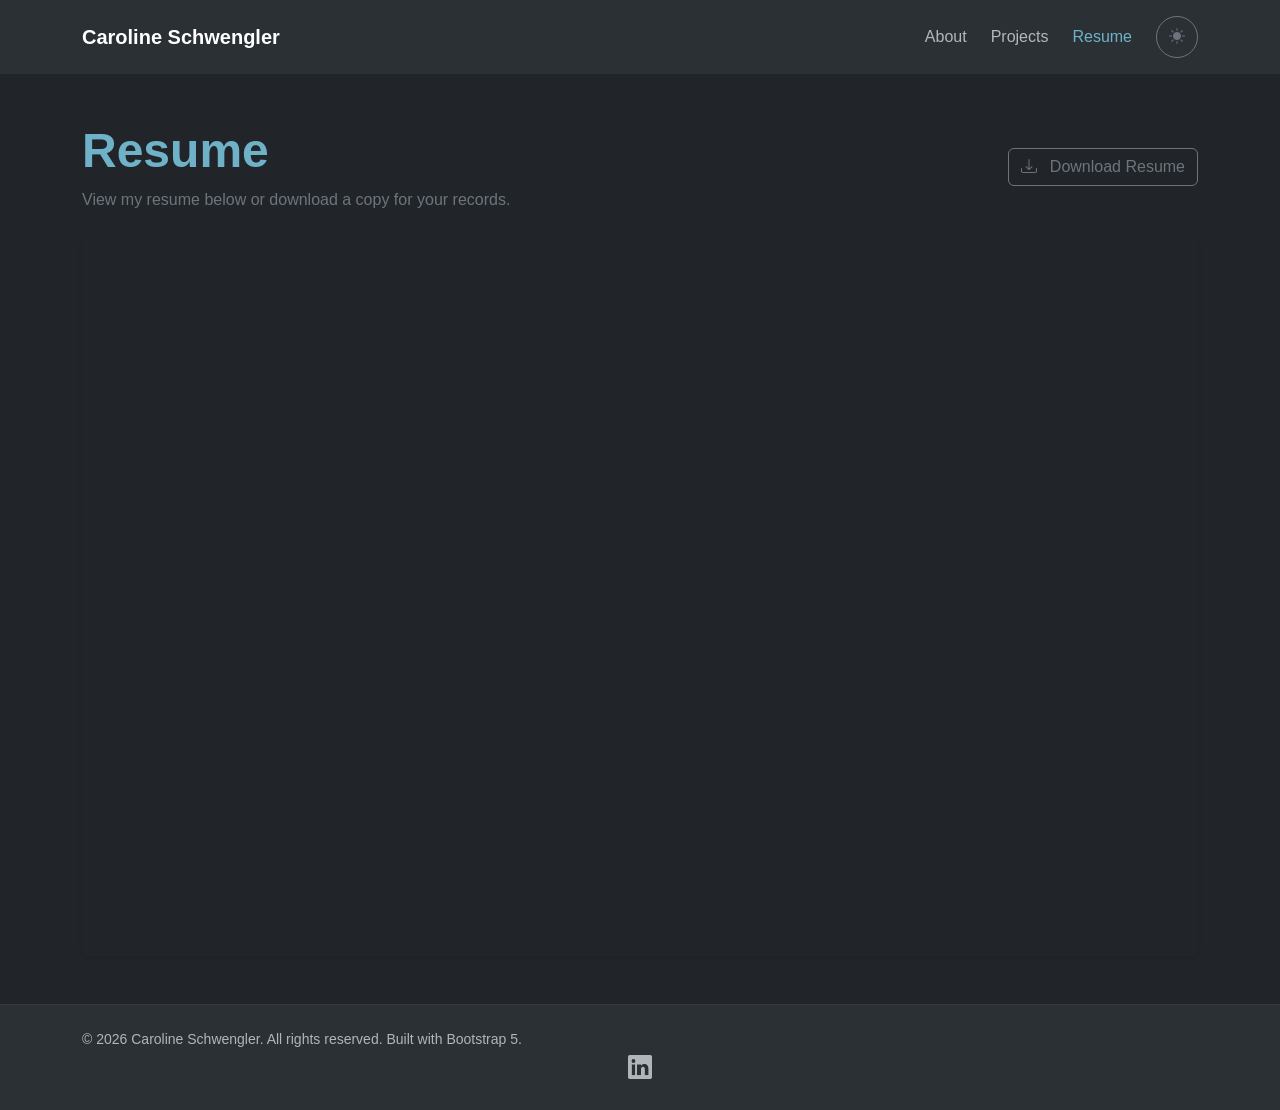
<file: resume.html>
<!doctype html>

<html lang="en" data-bs-theme="dark">
  <head>
    <meta charset="UTF-8" />
    <meta name="viewport" content="width=device-width, initial-scale=1.0" />

<title>Resume</title>

<link
  rel="icon"
  type="image/x-icon"
  href="https://picsum.photos/seed/portfolio-favicon/64/64"
/>

<!-- Bootstrap CSS -->
<link
  href="https://cdn.jsdelivr.net/npm/bootstrap@5.3.3/dist/css/bootstrap.min.css"
  rel="stylesheet"
  integrity="sha384-QWTKZyjpPEjISv5WaRU9OFeRpok6YctnYmDr5pNlyT2bRjXh0JMhjY6hW+ALEwIH"
  crossorigin="anonymous"
/>

<link
  rel="stylesheet"
  href="assets/css/bootstrap.min.css"
/>

<!-- Bootstrap Icons -->
<link
  rel="stylesheet"
  href="https://cdn.jsdelivr.net/npm/bootstrap-icons@1.11.3/font/bootstrap-icons.min.css"
/>

<!-- Custom CSS -->
<link
  rel="stylesheet"
  href="assets/css/style.css"
/>

  </head>

  <body class="d-flex flex-column min-vh-100">

<!-- Navigation -->
<nav class="navbar navbar-expand-lg bg-body-tertiary sticky-top py-3">
  <div class="container">

    <a
      class="navbar-brand d-flex align-items-center gap-2"
      href="index.html"
    >
      <!-- <img src="" alt="Logo" width="40" height="40" /> -->
      <span class="fw-bold tracking-wide">Caroline Schwengler</span>
    </a>

    <button
      class="navbar-toggler"
      type="button"
      data-bs-toggle="collapse"
      data-bs-target="#navbarNav"
      aria-label="Toggle navigation"
      title="Toggle navigation"
    >
      <span class="navbar-toggler-icon"></span>
    </button>

    <div class="collapse navbar-collapse" id="navbarNav">
      <ul class="navbar-nav ms-auto align-items-center gap-2">

        <li class="nav-item">
          <a class="nav-link" href="index.html">
            About
          </a>
        </li>

        <li class="nav-item">
          <a class="nav-link" href="projects.html">
            Projects
          </a>
        </li>

        <li class="nav-item">
          <a
            class="nav-link active"
            aria-current="page"
            href="resume.html"
          >
            Resume
          </a>
        </li>

        <li class="nav-item ms-lg-2">
          <button
            class="btn btn-outline-secondary theme-toggle-btn"
            id="themeToggle"
            onclick="toggleTheme()"
            type="button"
            aria-label="Toggle color theme"
            title="Toggle color theme"
          >
            <i class="bi bi-sun-fill" id="themeIcon"></i>
          </button>
        </li>

      </ul>
    </div>
  </div>
</nav>


<!-- Resume Content -->
<main class="container my-5 flex-grow-1">

  <div class="row mb-4">
    <div class="col-12 text-center text-lg-start">

      <div
        class="d-flex flex-column flex-lg-row justify-content-between align-items-lg-center gap-3"
      >
        <div>
          <h1 class="display-5 fw-bold accent-heading mb-2">
            Resume
          </h1>

          <p class="text-secondary mb-0">
            View my resume below or download a copy for your records.
          </p>
        </div>

        <div>
          <a
            href="assets/SchwenglerResume.pdf"
            class="btn btn-outline-secondary"
            download
          >
            <i class="bi bi-download me-2"></i>
            Download Resume
          </a>
        </div>
      </div>

    </div>
  </div>


  <!-- Embedded Resume -->
  <div class="resume-wrapper">

    <div
      class="card border-0 shadow-sm overflow-hidden"
    >
      <iframe
        src="assets/SchwenglerResume.pdf"
        title="Caroline Schwengler Resume"
        class="resume-pdf"
      >
        <p class="p-4">
          Your browser does not support embedded PDFs.
          <a href="assets/SchwenglerResume.pdf" download>
            Download the resume instead.
          </a>
        </p>
      </iframe>
    </div>

  </div>

</main>


<!-- Footer -->
<footer class="bg-body-tertiary py-4 mt-auto">
  <div class="container">

    <div class="row align-items-center text-body-secondary small">

      <div class="col-md-6 text-center text-md-start mb-3 mb-md-0">
        &copy; 2026 Caroline Schwengler. All rights reserved.
        Built with Bootstrap 5.
      </div>

      <div class="col-md-6 text-center text-md-end">

        <!-- <a
          href="#"
          class="text-decoration-none text-body-secondary me-3"
        >
          Privacy Policy
        </a>

        <a
          href="#"
          class="text-decoration-none text-body-secondary me-3"
        >
          Terms &amp; Conditions
        </a> -->

        <!-- <a
          href="contact.html"
          class="text-decoration-none text-body-secondary"
        >
          Contact
        </a> -->

      </div>

    </div>

    <div class="row">
      <div class="col-12 text-center">

        <div class="d-flex justify-content-center gap-4 fs-4">

          <a
            href="https://www.linkedin.com/in/carolineschwengler"
            class="text-body-secondary"
            target="_blank"
            rel="noopener noreferrer"
            title="LinkedIn"
          >
            <i class="bi bi-linkedin"></i>
          </a>

        </div>

      </div>
    </div>

  </div>
</footer>


<!-- Bootstrap JavaScript -->
<script
  src="https://cdn.jsdelivr.net/npm/bootstrap@5.3.3/dist/js/bootstrap.bundle.min.js"
  integrity="sha384-YvpcrYf0t9M0jYbY7mK9s9fDVZLESaAA55NDzOxhy9kcIdslK1N7N6jIeHz"
  crossorigin="anonymous"
></script>

<!-- Theme Toggle -->
<script>
  function toggleTheme() {
    const htmlTag = document.documentElement;
    const themeIcon = document.getElementById("themeIcon");

    if (htmlTag.getAttribute("data-bs-theme") === "dark") {
      htmlTag.setAttribute("data-bs-theme", "light");
      themeIcon.className = "bi bi-moon-fill";
    } else {
      htmlTag.setAttribute("data-bs-theme", "dark");
      themeIcon.className = "bi bi-sun-fill";
    }
  }
</script>

<script src="assets/js/main.js"></script>

  </body>
</html>
</file>
<file: assets/css/style.css>
/* ==========================================================================
   CUSTOM PORTFOLIO TEMPLATE STYLES (Bootstrap 5 Accent)
   ========================================================================== */

/* Renk Değişkenleri (Global Variables) */
:root {
    --accent-color: #6fb2c8;       /* İmza rengimiz: Canlı Turuncu */
    --accent-hover: #6fb2c8;       /* Koyu Turuncu (Hover durumları için) */
    --transition-speed: 0.3s;      /* Akıcı geçiş animasyon hızı */
}

/* Genel Seçiciler & Yumuşak Kaydırma */
html {
    scroll-behavior: smooth;
}

body {
    font-family: 'Segoe UI', Tahoma, Geneva, Verdana, sans-serif;
    transition: background-color var(--transition-speed) ease, color var(--transition-speed) ease;
}

/* Navbar Özelleştirmeleri */
.navbar-brand img {
    transition: transform var(--transition-speed) ease;
}
.navbar-brand:hover img {
    transform: scale(1.05);
}

.nav-link {
    font-weight: 500;
    transition: color var(--transition-speed) ease;
}

/* Aktif sayfa linki ve hover durumunda turuncu parlaması */
.nav-link:hover, 
.nav-link.active {
    color: var(--accent-color) !important;
}

/* Turuncu Buton Sınıfımız (Bootstrap Butonlarını Ezmeden Ekstra Güç) */
.btn-accent {
    background-color: var(--accent-color);
    color: #ffffff;
    border: none;
    font-weight: 600;
    transition: all var(--transition-speed) ease;
}

.btn-accent:hover {
    background-color: var(--accent-hover);
    color: #ffffff;
    transform: translateY(-2px);
    box-shadow: 0 4px 15px rgba(255, 107, 0, 0.3);
}

.btn-outline-accent {
    border: 2px solid var(--accent-color);
    color: var(--accent-color);
    background: transparent;
    font-weight: 600;
    transition: all var(--transition-speed) ease;
}

.btn-outline-accent:hover {
    background-color: var(--accent-color);
    color: #ffffff;
    transform: translateY(-2px);
}

/* Hero Alanı (Giriş Ekranı) Tasarımı */
.hero-section {
    min-height: 85vh;
    display: flex;
    align-items: center;
}

.hero-img {
    max-height: 450px;
    object-fit: contain;
    filter: drop-shadow(0 10px 20px rgba(0, 0, 0, 0.15));
}

/* Fotoğraf Galerisi (Photography) İçin Masonry/Grid Temeli */
.gallery-item {
    overflow: hidden;
    position: relative;
    border-radius: 8px;
    cursor: pointer;
    box-shadow: 0 4px 10px rgba(0,0,0,0.1);
    transition: transform var(--transition-speed) ease;
}

.gallery-item img {
    transition: transform 0.5s ease;
    width: 100%;
    height: auto;
    display: block;
}

.gallery-item:hover img {
    transform: scale(1.08);
}

/* Footer Alt Çizgi Ayarı */
footer {
    border-top: 1px solid rgba(120, 120, 120, 0.15);
}

/* Tema Değiştirici Buton (Floating Toggle) Stili */
.theme-toggle-btn {
    cursor: pointer;
    padding: 8px 12px;
    border-radius: 50px;
    transition: all var(--transition-speed) ease;
}

.hero-badge {
    background-color: var(--accent-color) !important;
}

.hero-name-accent,
.summary-heading,
.summary-link,
.feature-icon {
    color: var(--accent-color);
}

.summary-text {
    text-align: justify;
    line-height: 1.7;
}

.accent-heading {
    color: var(--accent-color);
}

.projects-page {
    max-width: 950px;
}

.about-section {
    max-width: 900px;
}

.blog-page {
    max-width: 800px;
}

.blog-save-btn,
.contact-submit-btn {
    background-color: var(--accent-color);
    border: none;
}

.photography-sidebar {
    top: 100px;
}

.archive-heading,
.section-heading {
    color: var(--accent-color);
}

.skills-page {
    max-width: 1000px;
}

.cert-modal-image {
    max-height: 75vh;
    width: auto;
}


/*Galeri formatı*/

/* ==========================================================================
   NOAH KALINA STYLE COMPACT MASONRY GALLERY (8-sütun)
   ========================================================================== */

.photography-gallery {
    /* Büyük ekranlarda 8 sütunlu kompakt düzen */
    column-count: 8;
    column-gap: 8px; /* İkonik sıkı görünüm için dar yatay boşluk */
    width: 100%;
}

.gallery-card {
    background-color: transparent;
    break-inside: avoid; /* Sütun geçişlerinde resmin kesilmesini önler */
    margin-bottom: 8px; /* Sıkı görünüm için dar dikey boşluk */
    overflow: hidden;
    border-radius: 2px; /* Tam referanstaki gibi keskin ve minimal kenarlar */
    cursor: pointer;
}

.gallery-card img {
    width: 100%;
    height: auto; /* Orijinal en-boy oranını milimetrik korur */
    display: block;
    object-fit: cover;
    transition: filter var(--transition-speed) ease;
}

/* Hover Durumu: Resmi büyütmeden, sadece hafifçe aydınlatarak şık bir odaklanma sağlar */
.gallery-card:hover img {
    filter: brightness(1.2);
}

/* Farklı Ekran Genişliklerine Göre Sütun Sayısı Yönetimi (Responsive) */
@media (max-width: 1600px) {
    .photography-gallery {
        column-count: 6;
    }
}

@media (max-width: 1200px) {
    .photography-gallery {
        column-count: 5;
    }
}

@media (max-width: 992px) {
    .photography-gallery {
        column-count: 4;
    }
}

@media (max-width: 768px) {
    .photography-gallery {
        column-count: 3;
    }
}

@media (max-width: 480px) {
    .photography-gallery {
        column-count: 2; /* Mobilde bile şık durması için yan yana 2 kare */
    }
}


/* ========================================================================== */
/* about.html — extracted embedded styles (originally inside <style> in about.html) */
/* ========================================================================== */
/* Bu sayfaya özel okunurluğu artıran ince ayarlar */
.about-section h2 {
    font-size: 1.75rem;
    letter-spacing: 1px;
    font-weight: 700;
}
.about-section p {
    line-height: 1.8;
    text-align: justify;
    font-weight: 400;
}
.about-divider {
    border-top: 1px solid rgba(255, 255, 255, 0.15);
    margin: 2.5rem 0;
}
[data-bs-theme="light"] .about-divider {
    border-top: 1px solid rgba(0, 0, 0, 0.15);
}

/* Sosyal medya ikonları hover efekti (tekrar eden kurallar burada merkezi hale getirildi) */
.bi { transition: color 0.3s ease; }
.gap-4 a:hover { color: var(--accent-color) !important; }


/* ========================================================================== */
/* index.html — extracted embedded styles (originally inside <style> in index.html) */
/* ========================================================================== */
/* --- ANA SAYFA (HERO) ÖZEL STİLLERİ --- */
.hero-section {
    min-height: calc(100vh - 90px); /* Navbar yüksekliğini çıkar */
    background-image: url('https://images.unsplash.com/photo-1516321497487-e288fb19713f?auto=format&fit=crop&w=1600&q=80');
    background-size: cover;
    background-position: center center;
    background-repeat: no-repeat;
    position: relative;
    display: flex;
    align-items: center;
}

/* Arka plan karartma overlay'i (Abartmadan) */
.hero-section::before {
    content: "";
    position: absolute;
    top: 0;
    left: 0;
    width: 100%;
    height: 100%;
    background-color: rgba(0, 0, 0, 0.45); /* Karartma oranı (0.0 - 1.0) */
    z-index: 1;
}

/* Yazıları overlay'in önüne çıkarma */
.hero-section .container {
    position: relative;
    z-index: 2; /* Arka plan karartmasının önünde */
}

/* Yazı renklerini beyazlatma */
.hero-section h1,
.hero-section h3,
.hero-section p.lead {
    color: #ffffff !important;
}

.hero-section p.lead {
    text-shadow: 0 2px 4px rgba(0,0,0,0.5); /* Okunabilirlik için hafif gölge */
}

/* --- YENİ EKLENEN BÖLÜM STİLLERİ --- */
.feature-card {
    transition: transform 0.3s ease, box-shadow 0.3s ease;
    border: 1px solid rgba(216, 4, 4, 0.08);
}
.feature-card:hover {
    transform: translateY(-5px);
    box-shadow: 0 10px 20px rgba(0, 0, 0, 0.2);
    border-color: var(--accent-color);
}
[data-bs-theme="light"] .feature-card {
    border: 1px solid rgba(0, 0, 0, 0.08);
}

/* Alt kısımlar için ikon hover merkezi kuralları */
.footer .bi:hover {
    color: var(--accent-color) !important;
}


/* ========================================================================== */
/* skills.html — extracted embedded styles (originally inside <style> in skills.html) */
/* ========================================================================== */
/* Modern Bölüm Ayırıcıları */
.skills-divider {
    border-top: 1px solid rgba(255, 255, 255, 0.1);
    margin: 4rem 0;
}
[data-bs-theme="light"] .skills-divider {
    border-top: 1px solid rgba(0, 0, 0, 0.1);
}

/* Teknolojik Kart Tasarımları */
.tech-card {
    background-color: var(--bs-body-tertiary);
    border: 1px solid rgba(255, 255, 255, 0.05);
    border-radius: 12px;
    padding: 1.25rem;
    display: flex;
    align-items: center;
    gap: 1rem;
    transition: transform 0.2s ease, border-color 0.2s ease, box-shadow 0.2s ease;
}
[data-bs-theme="light"] .tech-card {
    border: 1px solid rgba(0, 0, 0, 0.05);
}
.tech-card:hover {
    transform: translateY(-4px);
    border-color: var(--accent-color);
    box-shadow: 0 8px 20px rgba(0, 0, 0, 0.2);
}
.tech-icon-wrapper {
    width: 48px;
    height: 48px;
    display: flex;
    align-items: center;
    justify-content: center;
    border-radius: 8px;
    background-color: rgba(255, 255, 255, 0.03);
    padding: 10px;
}
[data-bs-theme="light"] .tech-icon-wrapper {
    background-color: rgba(0, 0, 0, 0.03);
}
.tech-icon-wrapper img {
    width: 100%;
    height: 100%;
    object-fit: contain;
}

/* Sertifika Kartı Stilleri */
.cert-card {
    background-color: var(--bs-body-tertiary);
    border: 1px solid rgba(255, 255, 255, 0.05);
    border-radius: 12px;
    overflow: hidden;
    transition: transform 0.2s ease, border-color 0.2s ease;
    cursor: pointer;
}
[data-bs-theme="light"] .cert-card {
    border: 1px solid rgba(0, 0, 0, 0.05);
}
.cert-card:hover {
    transform: translateY(-4px);
    border-color: var(--accent-color);
}
.cert-img-wrapper {
    height: 160px;
    overflow: hidden;
    background-color: rgba(0, 0, 0, 0.1);
    display: flex;
    align-items: center;
    justify-content: center;
    border-bottom: 1px solid rgba(255, 255, 255, 0.05);
}
[data-bs-theme="light"] .cert-img-wrapper {
    border-bottom: 1px solid rgba(0, 0, 0, 0.05);
}
.cert-img-wrapper img {
    width: 100%;
    height: 100%;
    object-fit: cover;
    transition: transform 0.3s ease;
}
.cert-card:hover .cert-img-wrapper img {
    transform: scale(1.04);
}


/* ========================================================================== */
/* projects.html — extracted embedded styles (originally inside <style> in projects.html) */
/* ========================================================================== */
.project-card {
    background-color: var(--bs-body-tertiary);
    border: 1px solid rgba(255, 255, 255, 0.05);
    border-radius: 8px;
    overflow: hidden;
    transition: transform 0.2s ease, border-color 0.2s ease;
    cursor: pointer;
}

[data-bs-theme="light"] .project-card {
    border: 1px solid rgba(0, 0, 0, 0.05);
}

.project-card:hover {
    transform: translateY(-2px);
    border-color: var(--accent-color);
}

/* Sol Taraftaki Görsel Alanı */
.project-img-wrapper {
    width: 100%;
    height: 240px;
    background-color: rgba(0, 0, 0, 0.2);
    overflow: hidden;
    display: flex;
    align-items: center;
    justify-content: center;
}

@media (min-width: 768px) {
    .project-img-wrapper {
        width: 300px;
        height: 100%;
        min-height: 240px;
    }
}

.project-img-wrapper img {
    width: 100%;
    height: 100%;
    object-fit: cover;
    min-height: 100%;
}

/* collapse açıldığında dönen ok animasyonu */
.toggle-icon {
    transition: transform 0.3s ease;
}
.project-card[aria-expanded="true"] .toggle-icon {
    transform: rotate(180deg);
    color: var(--accent-color) !important;
}

/* Genişleyen detay alanı stili */
.project-details {
    background-color: rgba(0, 0, 0, 0.15);
    border-top: 1px solid rgba(255, 255, 255, 0.05);
}
[data-bs-theme="light"] .project-details {
    background-color: rgba(0, 0, 0, 0.02);
    border-top: 1px solid rgba(0, 0, 0, 0.05);
}


/* ========================================================================== */
/* photography.html — extracted embedded styles (originally inside <style> in photography.html) */
/* ========================================================================== */
.year-sidebar .nav-link {
    color: var(--bs-secondary-color);
    font-weight: 500;
    padding: 8px 16px;
    border-radius: 4px;
    transition: all 0.2s ease;
}
.year-sidebar .nav-link:hover {
    color: var(--accent-color);
    background-color: rgba(255, 107, 0, 0.05);
}
.year-sidebar .nav-link.active {
    color: #ffffff !important;
    background-color: var(--accent-color) !important;
}
[data-bs-theme="light"] .year-sidebar .nav-link.active {
    color: #ffffff !important;
}

/* Fotoğraf Kartı ve Üzerine Gelince Çıkan Açıklama Katmanı */
.gallery-card {
    position: relative;
    background-color: transparent;
    break-inside: avoid;
    margin-bottom: 8px;
    overflow: hidden;
    border-radius: 2px;
    cursor: pointer;
}

.gallery-card img {
    width: 100%;
    height: auto;
    display: block;
    object-fit: cover;
    transition: transform 0.4s ease, filter 0.4s ease;
}

/* Karartma Overlay Katmanı */
.gallery-overlay {
    position: absolute;
    top: 0;
    left: 0;
    width: 100%;
    height: 100%;
    background: rgba(0, 0, 0, 0.75); /* Karartma oranı */
    display: flex;
    flex-column: column;
    justify-content: flex-end;
    padding: 12px;
    opacity: 0;
    transition: opacity 0.3s ease;
    z-index: 2;
}

/* İmleç üzerine gelince tetiklenenler */
.gallery-card:hover img {
    transform: scale(1.03);
}
.gallery-card:hover .gallery-overlay {
    opacity: 1;
}

/* Yazıların Küçüklüğü ve Tipografisi */
.overlay-title {
    font-size: 0.85rem;
    font-weight: 700;
    color: #ffffff;
    margin-bottom: 2px;
    text-transform: uppercase;
    letter-spacing: 0.5px;
}
.overlay-meta {
    font-size: 0.75rem;
    color: rgba(255, 255, 255, 0.7);
}

/* Filtreleme Geçiş Animasyonu */
.gallery-card.d-none {
    display: none !important;
}


/* ===========================================================================*/
/* blog.html — extracted embedded styles (originally inside <style> in blog.html) */
/* ========================================================================== */
.blog-card {
    background-color: var(--bs-body-tertiary);
    border: 1px solid rgba(255, 255, 255, 0.05);
    border-radius: 8px;
    transition: border-color 0.2s ease;
    position: relative;
}
[data-bs-theme="light"] .blog-card {
    border: 1px solid rgba(0, 0, 0, 0.05);
}
.blog-card:hover {
    border-color: var(--accent-color);
}
.blog-img-wrapper {
    max-height: 400px;
    overflow: hidden;
    border-radius: 4px;
    background-color: rgba(0, 0, 0, 0.1);
}
.blog-img-wrapper img {
    width: 100%;
    height: auto;
    object-fit: cover;
}
.add-post-btn {
    width: 45px;
    height: 45px;
    display: flex;
    align-items: center;
    justify-content: center;
    border-radius: 50%;
    background-color: var(--accent-color);
    color: #ffffff !important;
    border: none;
    transition: transform 0.2s ease;
}
.add-post-btn:hover {
    transform: scale(1.1);
}
.post-menu-btn {
    background: none;
    border: none;
    color: var(--bs-secondary-color);
    padding: 4px 8px;
    border-radius: 4px;
    transition: color 0.2s, background-color 0.2s;
}
.post-menu-btn:hover, .post-menu-btn:focus {
    color: var(--bs-body-color);
    background-color: rgba(255, 255, 255, 0.08);
}
[data-bs-theme="light"] .post-menu-btn:hover {
    background-color: rgba(0, 0, 0, 0.05);
}
.dropdown-menu-end {
    right: 0;
    left: auto;
}


/* ========================================================================== */
/* contact.html — extracted embedded styles (originally inside <style> in contact.html) */
/* ========================================================================== */
.contact-icon-box {
    width: 44px;
    height: 44px;
    display: flex;
    align-items: center;
    justify-content: center;
    border-radius: 8px;
    background-color: rgba(255, 255, 255, 0.05);
    color: var(--accent-color);
    font-size: 1.25rem;
    transition: all 0.2s ease;
}
[data-bs-theme="light"] .contact-icon-box {
    background-color: rgba(0, 0, 0, 0.05);
}
.contact-link-row:hover .contact-icon-box {
    background-color: var(--accent-color);
    color: #ffffff;
    transform: translateY(-2px);
}
.form-control:focus {
    border-color: var(--accent-color);
    box-shadow: 0 0 0 0.25rem rgba(239, 125, 0, 0.25);
}

/* ========================================================================== */
/* resume.html — extracted embedded styles (used for pdf viewer in resume.html) */
/* ========================================================================== */

.resume-wrapper {
width: 100%;
}

.resume-pdf {
display: block;
width: 100%;
height: 80vh;
min-height: 700px;
border: 0;
}

/* ========================================================================== */
/* End of extracted embedded styles */
/* ========================================================================== */
</file>
